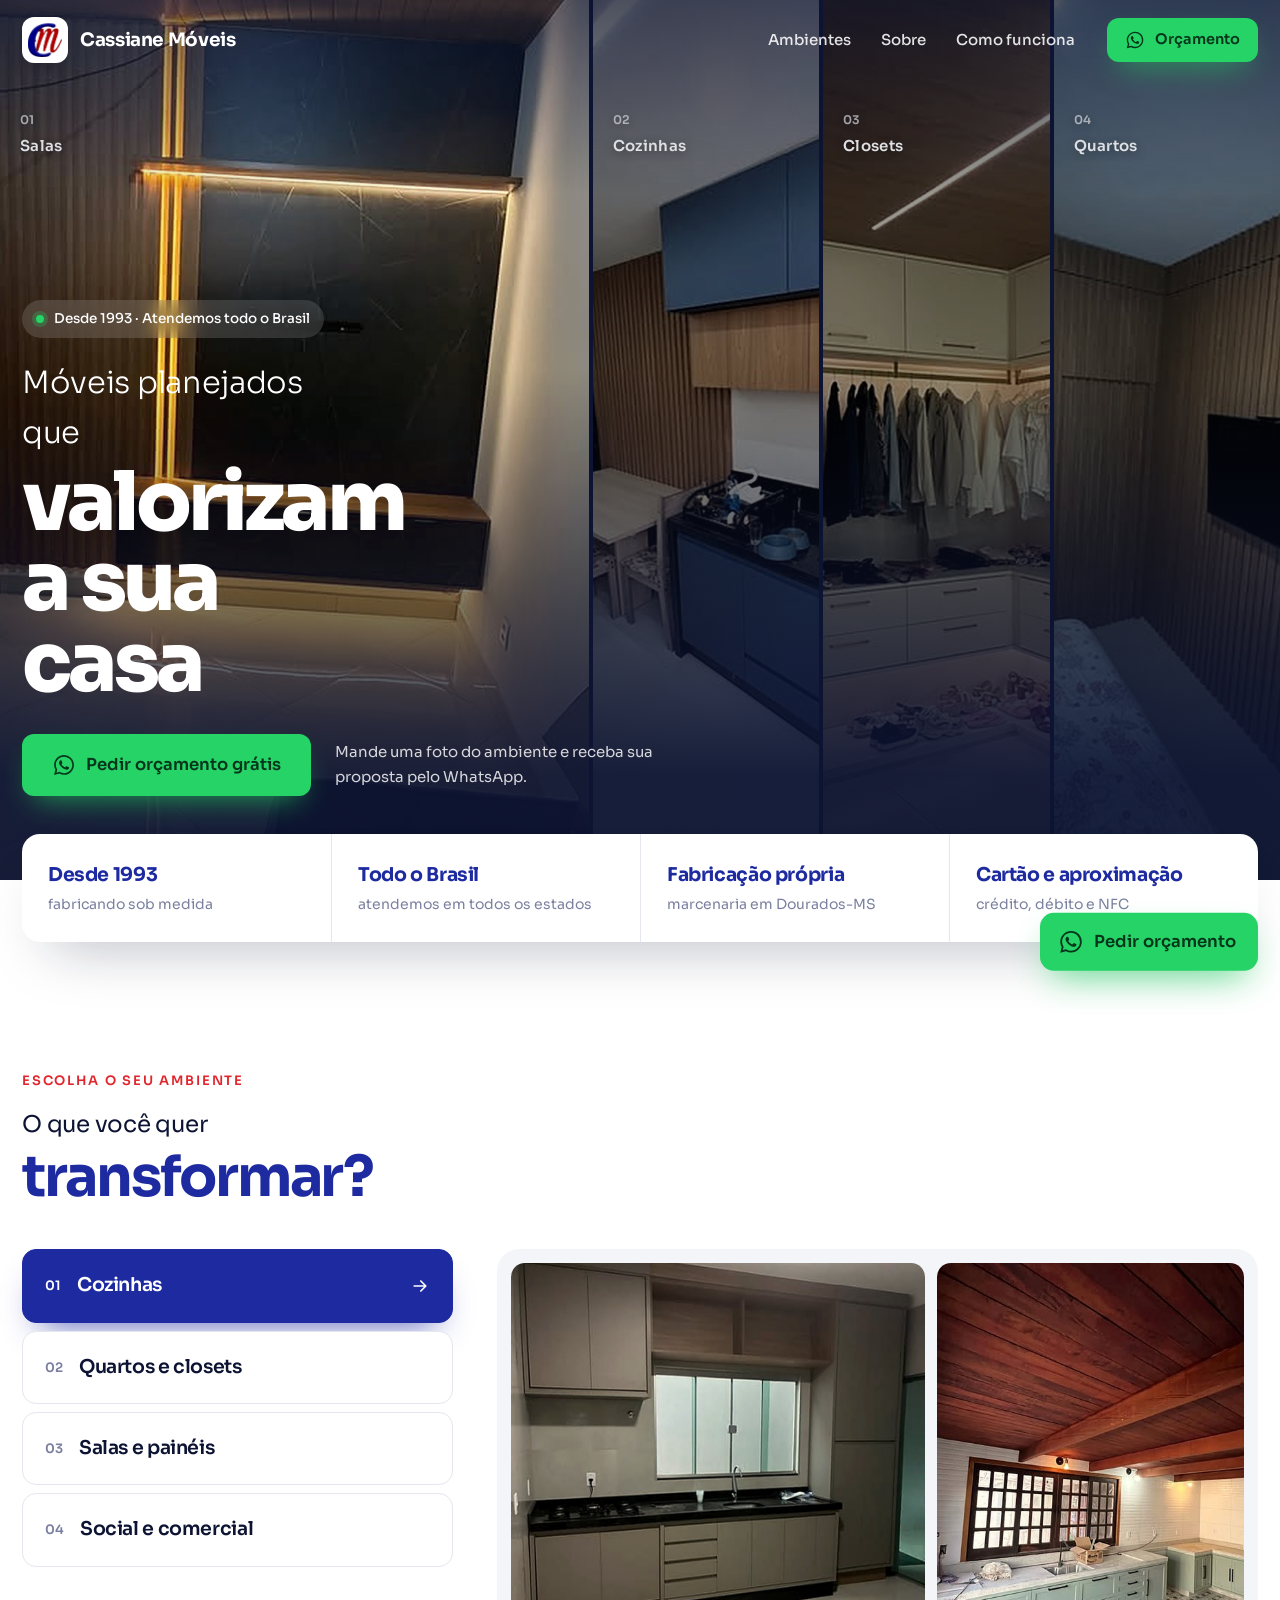
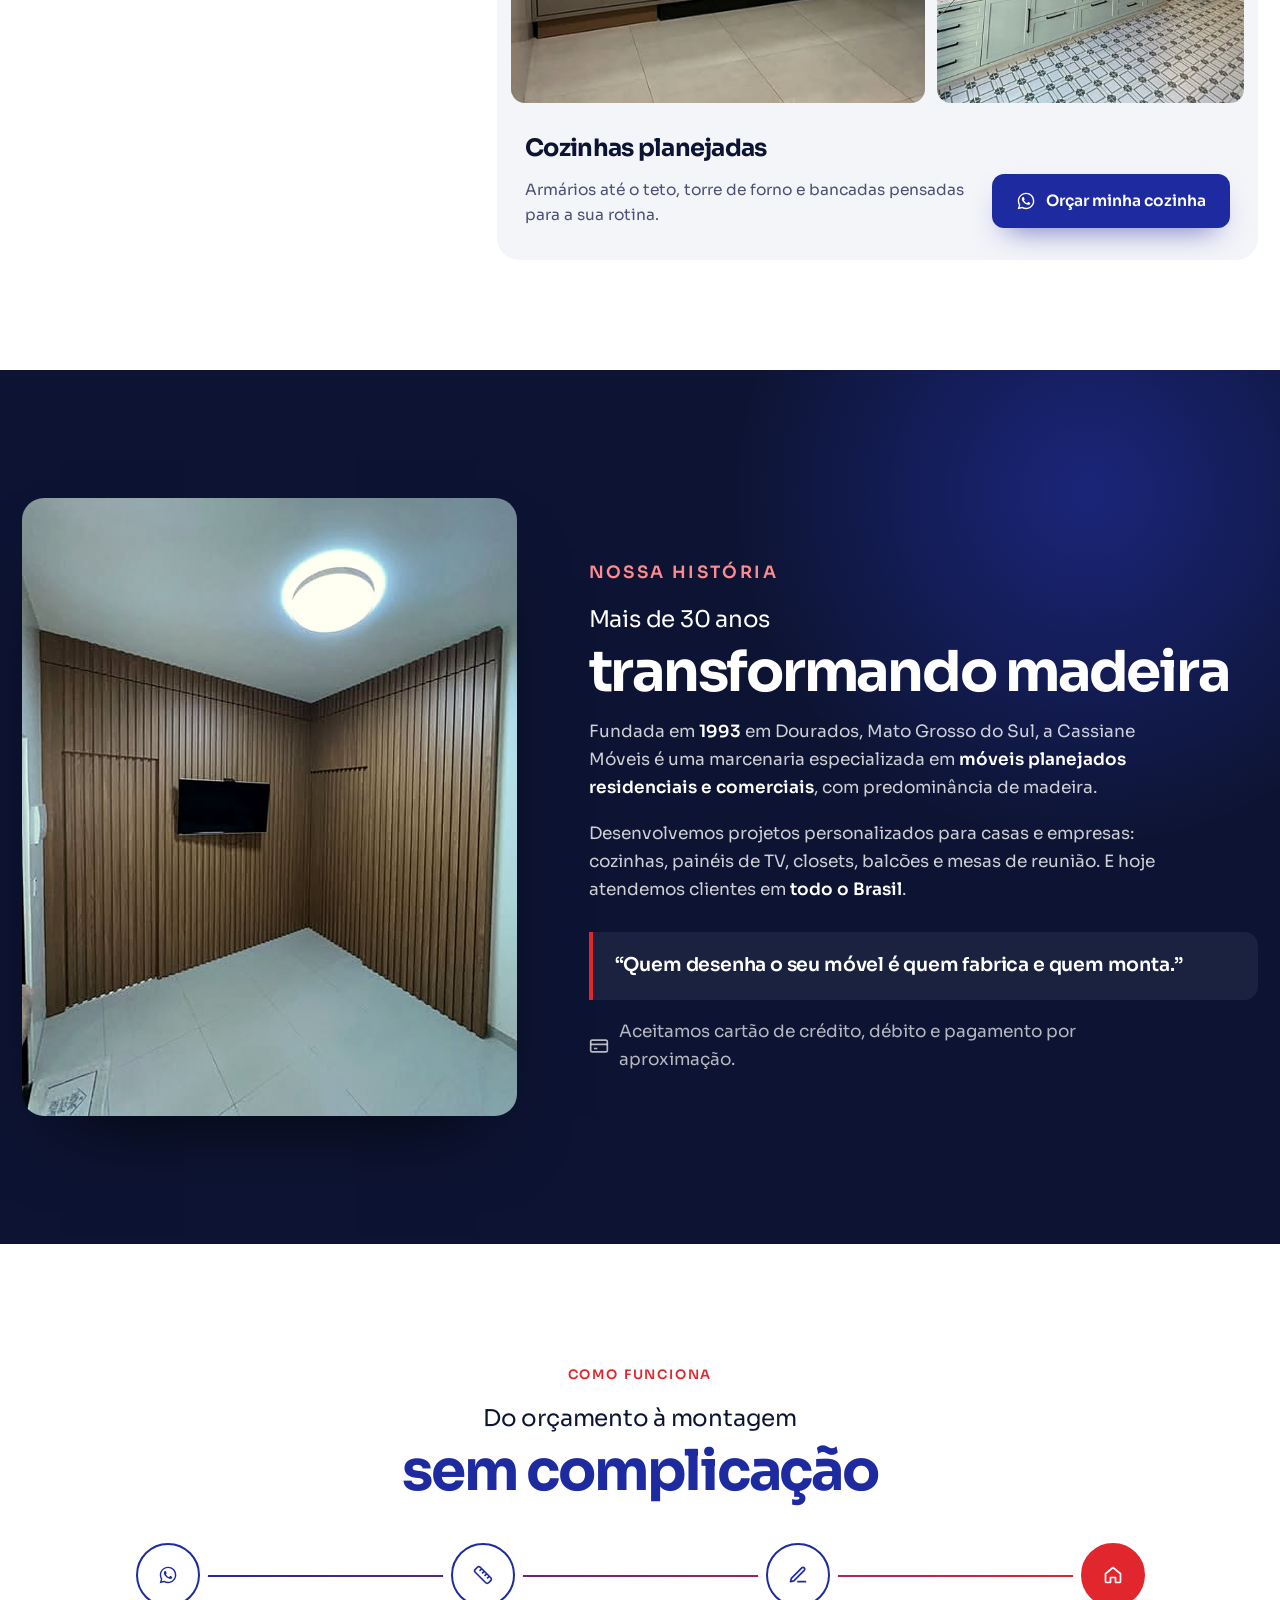
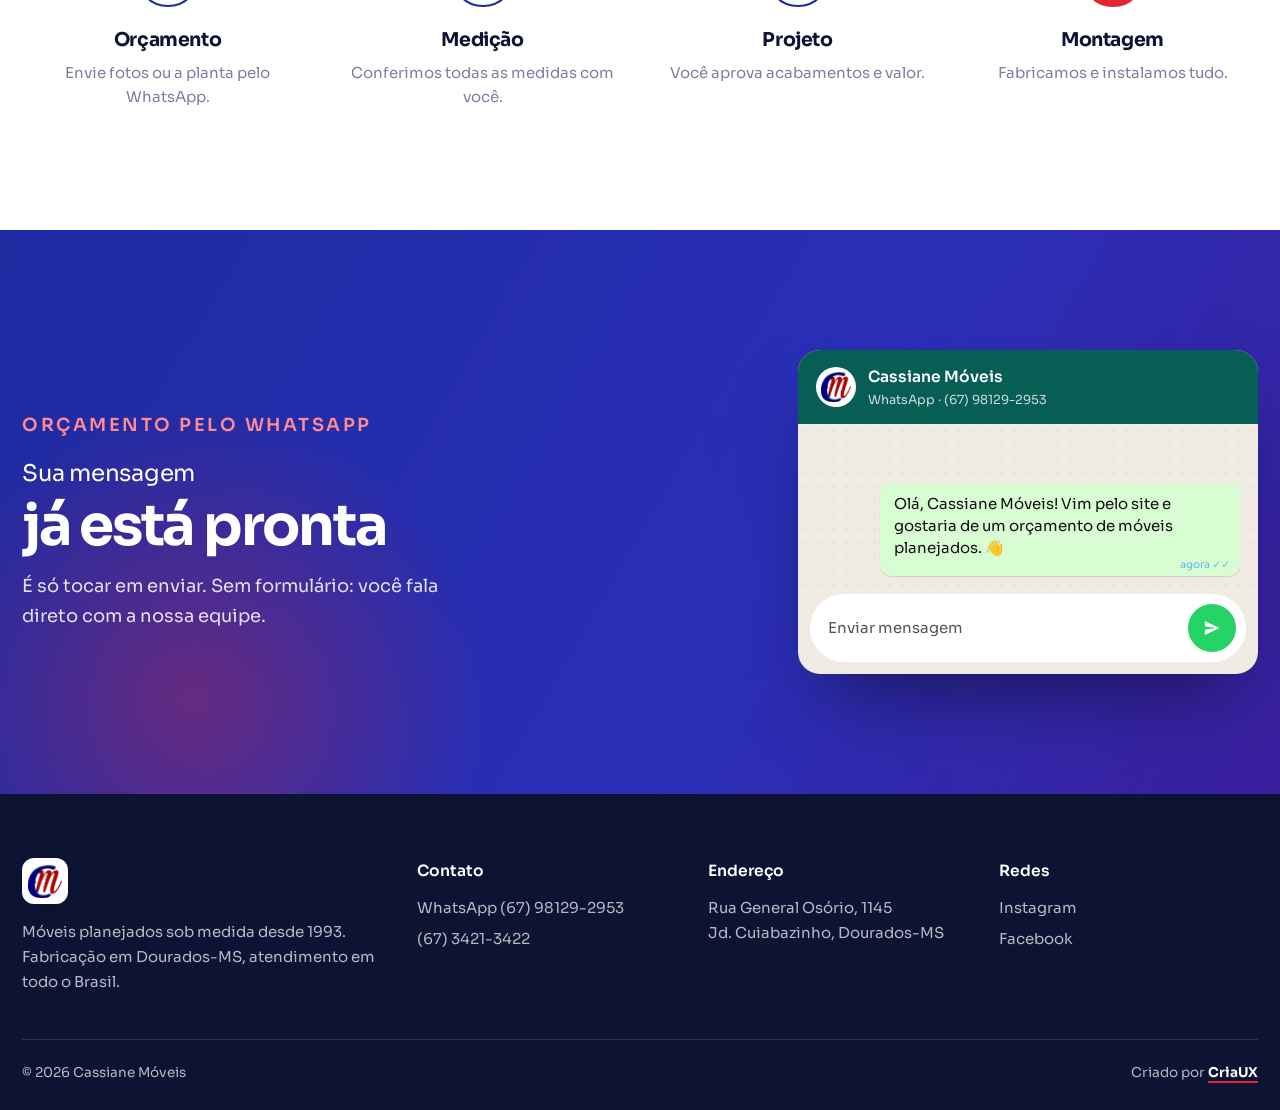
<file: opcao-2/index.html>
<!doctype html>
<html lang="pt-BR">
<head>
<meta charset="utf-8">
<meta name="viewport" content="width=device-width, initial-scale=1">
<title>Cassiane Móveis · Móveis Planejados em Dourados-MS</title>
<meta name="description" content="Móveis planejados desde 1993. Cozinhas, quartos, closets, salas e espaços comerciais sob medida, com fabricação própria em Dourados-MS e atendimento em todo o Brasil.">
<meta name="theme-color" content="#0d1433">
<meta property="og:title" content="Cassiane Móveis · Móveis planejados em Dourados-MS">
<meta property="og:description" content="Sob medida, com fabricação própria. Peça seu orçamento pelo WhatsApp.">
<meta property="og:image" content="../img/painel-led.jpg">
<link rel="icon" href="../img/logo-cm.png" type="image/png">
<link rel="preconnect" href="https://fonts.googleapis.com">
<link rel="preconnect" href="https://fonts.gstatic.com" crossorigin>
<link href="https://fonts.googleapis.com/css2?family=Sora:wght@300;400;500;600;700;800&display=swap" rel="stylesheet">
<link rel="stylesheet" href="style.css">
<script type="application/ld+json">
{"@context":"https://schema.org","@type":"FurnitureStore","name":"Cassiane Móveis","telephone":"+55-67-98129-2953","foundingDate":"1993","areaServed":"BR","paymentAccepted":"Cartão de crédito, cartão de débito, pagamento por aproximação","address":{"@type":"PostalAddress","streetAddress":"Rua General Osório, 1145 - Jardim Cuiabazinho","addressLocality":"Dourados","addressRegion":"MS","addressCountry":"BR"},"sameAs":["https://www.instagram.com/cm_cassiane_moveis/","https://www.facebook.com/cassianemoveis"]}
</script>
</head>
<body>
<a class="skip" href="#conteudo">Pular para o conteúdo</a>

<header class="top" id="topo">
  <div class="wrap top__in">
    <a href="#topo" class="brand" aria-label="Cassiane Móveis, início">
      <span class="brand__chip"><img src="../img/logo-cm.png" alt="" width="558" height="552"></span>
      <span class="brand__name">Cassiane Móveis</span>
    </a>
    <nav class="top__nav" aria-label="Navegação principal">
      <a href="#ambientes">Ambientes</a>
      <a href="#historia">Sobre</a>
      <a href="#como-funciona">Como funciona</a>
    </nav>
    <a class="btn btn--wa btn--sm" data-wa="header" href="#" target="_blank" rel="noopener"><svg class="i" aria-hidden="true"><use href="#i-wa"/></svg><span>Orçamento</span></a>
  </div>
</header>

<main id="conteudo">

<!-- HERO: painéis expansíveis -->
<section class="hero" aria-label="Destaques">
  <div class="panels" id="panels">
    <figure class="panel is-open" data-name="Salas"><img src="../img/painel-led.jpg" alt="Painel de TV com ripado e LED" width="960" height="1280" fetchpriority="high" style="object-position:50% 25%"><figcaption><span>01</span>Salas</figcaption></figure>
    <figure class="panel" data-name="Cozinhas"><img src="../img/cozinha-azul.jpg" alt="Cozinha planejada azul com madeirado" width="960" height="1280" style="object-position:40% 10%"><figcaption><span>02</span>Cozinhas</figcaption></figure>
    <figure class="panel" data-name="Closets"><img src="../img/closet.jpg" alt="Closet planejado com LED" width="960" height="1280"><figcaption><span>03</span>Closets</figcaption></figure>
    <figure class="panel" data-name="Quartos"><img src="../img/suite-ripada.jpg" alt="Suíte com parede ripada" width="960" height="1280"><figcaption><span>04</span>Quartos</figcaption></figure>
  </div>
  <div class="hero__shade" aria-hidden="true"></div>
  <div class="wrap hero__copy">
    <p class="hero__eyebrow"><span class="pulse"></span>Desde 1993 · Atendemos todo o Brasil</p>
    <h1><span class="h1__lead">Móveis planejados que</span><span class="h1__key">valorizam a sua casa</span></h1>
    <div class="hero__row">
      <a class="btn btn--wa btn--lg" data-wa="hero" href="#" target="_blank" rel="noopener"><svg class="i" aria-hidden="true"><use href="#i-wa"/></svg><span>Pedir orçamento grátis</span></a>
      <p class="hero__note">Mande uma foto do ambiente e receba sua proposta pelo WhatsApp.</p>
    </div>
  </div>
</section>

<!-- CONFIANÇA -->
<section class="trust" aria-label="Diferenciais">
  <div class="wrap trust__in">
    <div><b>Desde 1993</b><span>fabricando sob medida</span></div>
    <div><b>Todo o Brasil</b><span>atendemos em todos os estados</span></div>
    <div><b>Fabricação própria</b><span>marcenaria em Dourados-MS</span></div>
    <div><b>Cartão e aproximação</b><span>crédito, débito e NFC</span></div>
  </div>
</section>

<!-- AMBIENTES (abas) -->
<section class="rooms" id="ambientes">
  <div class="wrap">
    <div class="head">
      <p class="eyebrow">Escolha o seu ambiente</p>
      <h2><span class="h2__lead">O que você quer</span><span class="h2__key">transformar?</span></h2>
    </div>
    <div class="rooms__grid">
      <div class="rooms__tabs" role="tablist" aria-label="Ambientes">
        <button role="tab" aria-selected="true" class="tab is-on" data-i="0"><span class="tab__n">01</span><span class="tab__t">Cozinhas</span><svg class="i" aria-hidden="true"><use href="#i-arrow"/></svg></button>
        <button role="tab" aria-selected="false" class="tab" data-i="1"><span class="tab__n">02</span><span class="tab__t">Quartos e closets</span><svg class="i" aria-hidden="true"><use href="#i-arrow"/></svg></button>
        <button role="tab" aria-selected="false" class="tab" data-i="2"><span class="tab__n">03</span><span class="tab__t">Salas e painéis</span><svg class="i" aria-hidden="true"><use href="#i-arrow"/></svg></button>
        <button role="tab" aria-selected="false" class="tab" data-i="3"><span class="tab__n">04</span><span class="tab__t">Social e comercial</span><svg class="i" aria-hidden="true"><use href="#i-arrow"/></svg></button>
      </div>
      <div class="rooms__view" role="tabpanel" aria-live="polite">
        <div class="rooms__pics" id="roomPics"></div>
        <div class="rooms__info">
          <h3 id="roomTitle">Cozinhas planejadas</h3>
          <p id="roomText"></p>
          <a class="btn btn--blue btn--md" id="roomCta" href="#" target="_blank" rel="noopener"><svg class="i" aria-hidden="true"><use href="#i-wa"/></svg><span id="roomCtaTxt">Orçar minha cozinha</span></a>
        </div>
      </div>
    </div>
  </div>
</section>

<!-- HISTÓRIA -->
<section class="about" id="historia">
  <div class="wrap about__grid">
    <figure class="about__img"><img src="../img/dormitorio-ripado.jpg" alt="Quarto com parede ripada fabricado pela Cassiane Móveis" loading="lazy" width="960" height="1280"></figure>
    <div class="about__copy">
      <p class="eyebrow eyebrow--light">Nossa história</p>
      <h2><span class="h2__lead">Mais de 30 anos</span><span class="h2__key">transformando madeira</span></h2>
      <p>Fundada em <b>1993</b> em Dourados, Mato Grosso do Sul, a Cassiane Móveis é uma marcenaria especializada em <b>móveis planejados residenciais e comerciais</b>, com predominância de madeira.</p>
      <p>Desenvolvemos projetos personalizados para casas e empresas: cozinhas, painéis de TV, closets, balcões e mesas de reunião. E hoje atendemos clientes em <b>todo o Brasil</b>.</p>
      <blockquote>“Quem desenha o seu móvel é quem fabrica e quem monta.”</blockquote>
      <p class="about__pay"><svg class="i" aria-hidden="true"><use href="#i-card"/></svg>Aceitamos cartão de crédito, débito e pagamento por aproximação.</p>
    </div>
  </div>
</section>

<!-- COMO FUNCIONA -->
<section class="flow" id="como-funciona">
  <div class="wrap">
    <div class="head head--center">
      <p class="eyebrow">Como funciona</p>
      <h2><span class="h2__lead">Do orçamento à montagem</span><span class="h2__key">sem complicação</span></h2>
    </div>
    <ol class="flow__list">
      <li><span class="flow__dot"><svg class="i" aria-hidden="true"><use href="#i-wa"/></svg></span><h3>Orçamento</h3><p>Envie fotos ou a planta pelo WhatsApp.</p></li>
      <li><span class="flow__dot"><svg class="i" aria-hidden="true"><use href="#i-ruler"/></svg></span><h3>Medição</h3><p>Conferimos todas as medidas com você.</p></li>
      <li><span class="flow__dot"><svg class="i" aria-hidden="true"><use href="#i-pencil"/></svg></span><h3>Projeto</h3><p>Você aprova acabamentos e valor.</p></li>
      <li><span class="flow__dot flow__dot--last"><svg class="i" aria-hidden="true"><use href="#i-home"/></svg></span><h3>Montagem</h3><p>Fabricamos e instalamos tudo.</p></li>
    </ol>
  </div>
</section>

<!-- CTA com prévia da mensagem -->
<section class="close" id="contato">
  <div class="wrap close__grid">
    <div class="close__copy">
      <p class="eyebrow eyebrow--light">Orçamento pelo WhatsApp</p>
      <h2><span class="h2__lead">Sua mensagem</span><span class="h2__key">já está pronta</span></h2>
      <p>É só tocar em enviar. Sem formulário: você fala direto com a nossa equipe.</p>
    </div>
    <div class="chat">
      <div class="chat__top">
        <span class="chat__ava"><img src="../img/logo-cm.png" alt=""></span>
        <span><b>Cassiane Móveis</b><small>WhatsApp · (67) 98129-2953</small></span>
      </div>
      <div class="chat__body">
        <p class="bubble">Olá, Cassiane Móveis! Vim pelo site e gostaria de um orçamento de móveis planejados. 👋</p>
      </div>
      <a class="chat__send" data-wa="chat" href="#" target="_blank" rel="noopener">
        <span>Enviar mensagem</span><span class="chat__btn"><svg class="i" aria-hidden="true"><use href="#i-send"/></svg></span>
      </a>
    </div>
  </div>
</section>
</main>

<footer class="foot">
  <div class="wrap foot__grid">
    <div class="foot__brand">
      <span class="brand__chip"><img src="../img/logo-cm.png" alt="" width="558" height="552"></span>
      <p>Móveis planejados sob medida desde 1993.<br>Fabricação em Dourados-MS, atendimento em todo o Brasil.</p>
    </div>
    <div><h4>Contato</h4><a data-wa="footer" href="#" target="_blank" rel="noopener">WhatsApp (67) 98129-2953</a><a href="tel:+556734213422">(67) 3421-3422</a></div>
    <div><h4>Endereço</h4><a href="https://www.google.com/maps/search/?api=1&amp;query=Rua+General+Os%C3%B3rio+1145+Dourados+MS" target="_blank" rel="noopener">Rua General Osório, 1145<br>Jd. Cuiabazinho, Dourados-MS</a></div>
    <div><h4>Redes</h4><a href="https://www.instagram.com/cm_cassiane_moveis/" target="_blank" rel="noopener">Instagram</a><a href="https://www.facebook.com/cassianemoveis" target="_blank" rel="noopener">Facebook</a></div>
  </div>
  <div class="wrap foot__bottom">
    <span>© <span id="ano">2026</span> Cassiane Móveis</span>
    <span class="credit">Criado por <a href="https://criaux.com.br/" target="_blank" rel="noopener">CriaUX</a></span>
  </div>
</footer>

<a class="fab" data-wa="flutuante" href="#" target="_blank" rel="noopener" aria-label="Pedir orçamento no WhatsApp"><svg class="i" aria-hidden="true"><use href="#i-wa"/></svg><span>Pedir orçamento</span></a>

<svg width="0" height="0" style="position:absolute" aria-hidden="true">
  <symbol id="i-wa" viewBox="0 0 24 24"><path fill="currentColor" d="M19.05 4.91A9.82 9.82 0 0 0 12.04 2C6.58 2 2.13 6.45 2.13 11.91c0 1.75.46 3.45 1.32 4.95L2.05 22l5.25-1.38a9.9 9.9 0 0 0 4.74 1.21c5.46 0 9.91-4.45 9.91-9.91 0-2.65-1.03-5.14-2.9-7.01Zm-7.01 15.24c-1.48 0-2.93-.4-4.2-1.15l-.3-.18-3.12.82.83-3.04-.2-.31a8.26 8.26 0 0 1-1.26-4.38c0-4.54 3.7-8.24 8.24-8.24 2.2 0 4.27.86 5.82 2.42a8.18 8.18 0 0 1 2.41 5.83c.01 4.54-3.68 8.23-8.22 8.23Zm4.52-6.16c-.25-.12-1.47-.72-1.69-.81-.23-.08-.39-.12-.56.12-.17.25-.64.81-.78.97-.14.17-.29.19-.54.06-.25-.12-1.05-.39-1.99-1.23-.74-.66-1.23-1.47-1.38-1.72-.14-.25-.02-.38.11-.51.11-.11.25-.29.37-.43s.17-.25.25-.41c.08-.17.04-.31-.02-.43s-.56-1.34-.76-1.84c-.2-.48-.41-.42-.56-.43h-.48c-.17 0-.43.06-.66.31-.22.25-.86.85-.86 2.07s.89 2.4 1.01 2.56c.12.17 1.75 2.67 4.23 3.74.59.26 1.05.41 1.41.52.59.19 1.13.16 1.56.1.48-.07 1.47-.6 1.67-1.18.21-.58.21-1.07.14-1.18s-.22-.16-.47-.28Z"/></symbol>
  <symbol id="i-arrow" viewBox="0 0 24 24"><path fill="none" stroke="currentColor" stroke-width="2" stroke-linecap="round" stroke-linejoin="round" d="M5 12h14M13 6l6 6-6 6"/></symbol>
  <symbol id="i-send" viewBox="0 0 24 24"><path fill="currentColor" d="M3.4 20.4 21 12 3.4 3.6 3.4 10l12.6 2-12.6 2z"/></symbol>
  <symbol id="i-ruler" viewBox="0 0 24 24"><path fill="none" stroke="currentColor" stroke-width="2" stroke-linecap="round" stroke-linejoin="round" d="M21.3 15.3a2.4 2.4 0 0 1 0 3.4l-2.6 2.6a2.4 2.4 0 0 1-3.4 0L2.7 8.7a2.41 2.41 0 0 1 0-3.4l2.6-2.6a2.41 2.41 0 0 1 3.4 0ZM14.5 12.5l2-2M11.5 9.5l2-2M8.5 6.5l2-2M17.5 15.5l2-2"/></symbol>
  <symbol id="i-pencil" viewBox="0 0 24 24"><path fill="none" stroke="currentColor" stroke-width="2" stroke-linecap="round" stroke-linejoin="round" d="M12 20h9M16.5 3.5a2.1 2.1 0 0 1 3 3L7 19l-4 1 1-4Z"/></symbol>
  <symbol id="i-card" viewBox="0 0 24 24"><rect x="2" y="5" width="20" height="14" rx="2" fill="none" stroke="currentColor" stroke-width="2"/><path stroke="currentColor" stroke-width="2" d="M2 10h20M6 15h4"/></symbol>
  <symbol id="i-home" viewBox="0 0 24 24"><path fill="none" stroke="currentColor" stroke-width="2" stroke-linecap="round" stroke-linejoin="round" d="M3 10.5 12 3l9 7.5V20a1 1 0 0 1-1 1h-5v-6H9v6H4a1 1 0 0 1-1-1Z"/></symbol>
</svg>

<script src="app.js" defer></script>
</body>
</html>
</file>
<file: opcao-2/style.css>
/* ==========================================================
   Cassiane Móveis — Opção 2 "Showroom"
   ========================================================== */
:root{
  --night:#0d1433;
  --night-2:#141c45;
  --blue:#1d2aa0;
  --blue-2:#2b3bd1;
  --blue-l:#9fb0ff;
  --red:#e2262e;
  --gray:#f4f5f9;
  --line:#e5e7ef;
  --ink:#0d1433;
  --text:#4b5072;
  --muted:#7b80a0;
  --wa:#25d366;
  --wa-d:#1ebe5a;
  --wa-ink:#05361b;
  --f:"Sora",system-ui,-apple-system,"Segoe UI",sans-serif;
  --wrap:1240px;
  --r:18px;
  --ease:cubic-bezier(.22,.7,.2,1);
  --sh:0 30px 60px -30px rgba(13,20,51,.35);
}
*,*::before,*::after{box-sizing:border-box}
html{scroll-behavior:smooth;-webkit-text-size-adjust:100%;scroll-padding-top:80px}
html,body{overflow-x:clip}
body{margin:0;background:#fff;color:var(--text);font:400 16.5px/1.65 var(--f);-webkit-font-smoothing:antialiased}
img{display:block;max-width:100%;height:auto}
a{color:inherit;text-decoration:none}
h1,h2,h3,h4,p,figure,blockquote{margin:0}
button{font:inherit;color:inherit}
b{font-weight:600;color:var(--ink)}
.wrap{width:min(100% - 44px,var(--wrap));margin-inline:auto}
.i{width:20px;height:20px;flex:none}
.skip{position:absolute;left:-9999px;top:8px;z-index:200;background:var(--ink);color:#fff;padding:10px 16px;border-radius:10px}
.skip:focus{left:8px}
:focus-visible{outline:3px solid var(--red);outline-offset:3px;border-radius:8px}

/* Títulos em dois níveis */
.eyebrow{font-size:13px;font-weight:600;letter-spacing:.14em;text-transform:uppercase;color:var(--red);margin-bottom:14px}
.eyebrow--light{color:#ff8b90}
h2{display:flex;flex-direction:column;gap:4px;color:var(--ink)}
.h2__lead{font-weight:400;font-size:clamp(18px,1.8vw,24px);letter-spacing:-.01em}
.h2__key{font-weight:700;font-size:clamp(34px,4.4vw,58px);line-height:1.02;letter-spacing:-.04em;color:var(--blue)}
.head{margin-bottom:44px}
.head--center{text-align:center}
.head--center h2{align-items:center}

/* Botões */
.btn{display:inline-flex;align-items:center;justify-content:center;gap:10px;border-radius:12px;font-weight:600;white-space:nowrap;cursor:pointer;transition:transform .25s var(--ease),box-shadow .25s var(--ease),background .2s}
.btn:hover{transform:translateY(-2px)}
.btn--wa{background:var(--wa);color:var(--wa-ink);box-shadow:0 14px 30px -12px rgba(37,211,102,.7)}
.btn--wa:hover{background:var(--wa-d)}
.btn--blue{background:var(--blue);color:#fff;box-shadow:0 14px 30px -14px rgba(29,42,160,.7)}
.btn--blue:hover{background:var(--blue-2)}
.btn--sm{height:44px;padding:0 18px;font-size:14.5px}
.btn--md{height:54px;padding:0 24px;font-size:15.5px}
.btn--lg{height:62px;padding:0 30px;font-size:16.5px}.btn--lg .i{width:24px;height:24px}

/* Header sobre o hero */
.top{position:fixed;inset:0 0 auto;z-index:60;color:#fff;transition:background .35s,color .35s,box-shadow .35s}
.top__in{display:flex;align-items:center;gap:32px;height:80px}
.top.is-solid{background:rgba(255,255,255,.94);backdrop-filter:blur(14px);-webkit-backdrop-filter:blur(14px);color:var(--ink);box-shadow:0 1px 0 var(--line)}
.brand{display:flex;align-items:center;gap:12px}
.brand__chip{width:46px;height:46px;border-radius:12px;background:#fff;display:grid;place-items:center;padding:6px;box-shadow:0 6px 18px -8px rgba(0,0,0,.4)}
.brand__chip img{width:100%;height:auto}
.brand__name{font-weight:700;font-size:18.5px;letter-spacing:-.02em;white-space:nowrap}
.top__nav{display:flex;gap:30px;margin-left:auto}
.top__nav a{font-size:15px;font-weight:500;opacity:.88;transition:opacity .2s}
.top__nav a:hover{opacity:1}
@media (max-width:900px){.top__nav{display:none}.top .btn{margin-left:auto}}
@media (max-width:420px){.brand__name{font-size:16.5px}.top .btn span{display:none}.top .btn{width:44px;padding:0}}

/* Hero: painéis */
.hero{position:relative;height:min(100svh,880px);min-height:620px;background:var(--night);overflow:hidden;color:#fff}
.panels{position:absolute;inset:0;display:flex;gap:4px}
.panel{position:relative;flex:1;overflow:hidden;cursor:pointer;transition:flex .8s var(--ease)}
.panel.is-open{flex:2.6}
.panel img{width:100%;height:100%;object-fit:cover;transform:scale(1.06);transition:transform 1.2s var(--ease),filter .6s}
.panel:not(.is-open) img{filter:brightness(.6) saturate(.85)}
.panel.is-open img{transform:scale(1)}
.panel figcaption{position:absolute;left:20px;top:110px;display:flex;flex-direction:column;gap:4px;font-weight:600;font-size:15px;letter-spacing:.02em;text-shadow:0 2px 10px rgba(0,0,0,.4)}
.panel figcaption span{font-size:12px;opacity:.75}
.hero__shade{position:absolute;inset:0;background:linear-gradient(180deg,rgba(13,20,51,.55) 0%,rgba(13,20,51,0) 22%,rgba(13,20,51,0) 42%,rgba(13,20,51,.9) 88%);pointer-events:none}
.hero__copy{position:absolute;left:0;right:0;bottom:84px;pointer-events:none}
.hero__copy>*{pointer-events:auto}
.hero__eyebrow{display:inline-flex;align-items:center;gap:10px;padding:8px 14px;border-radius:999px;background:rgba(255,255,255,.14);backdrop-filter:blur(10px);-webkit-backdrop-filter:blur(10px);font-size:13.5px;font-weight:500;margin-bottom:20px}
.pulse{width:8px;height:8px;border-radius:50%;background:var(--wa);box-shadow:0 0 0 4px rgba(37,211,102,.25);animation:pulse 2s infinite}
@keyframes pulse{50%{box-shadow:0 0 0 9px rgba(37,211,102,0)}}
h1{display:flex;flex-direction:column;gap:4px;max-width:15ch;color:#fff}
.h1__lead{font-weight:300;font-size:clamp(22px,2.4vw,32px);letter-spacing:-.01em}
.h1__key{font-weight:800;font-size:clamp(44px,6.4vw,92px);line-height:.98;letter-spacing:-.045em}
.hero__row{display:flex;align-items:center;gap:24px;flex-wrap:wrap;margin-top:30px}
.hero__note{max-width:22em;font-size:15px;color:rgba(255,255,255,.82)}
@media (max-width:700px){
  .hero{height:auto;min-height:0;padding-top:0}
  .panels{position:relative;height:62svh;min-height:420px}
  .panel figcaption{top:auto;bottom:16px;left:12px;font-size:13px}
  .panel:not(.is-open) figcaption{writing-mode:vertical-rl;transform:rotate(180deg);bottom:16px;left:50%;margin-left:-10px}
  .panel:not(.is-open) figcaption span{display:none}
  .hero__shade{background:linear-gradient(180deg,rgba(13,20,51,.6) 0%,transparent 25%)}
  .hero__copy{position:relative;bottom:auto;padding:30px 0 44px;background:var(--night)}
  .hero__row .btn{width:100%}
}

/* Confiança */
.trust{position:relative;z-index:5;margin-top:-46px}
.trust__in{display:grid;grid-template-columns:repeat(4,1fr);background:#fff;border-radius:var(--r);box-shadow:var(--sh)}
.trust__in>div{padding:26px 26px;display:flex;flex-direction:column;gap:2px}
.trust__in>div+div{border-left:1px solid var(--line)}
.trust b{font-size:19px;font-weight:700;letter-spacing:-.02em;color:var(--blue)}
.trust span{font-size:14px;color:var(--muted)}
@media (max-width:900px){.trust__in{grid-template-columns:1fr 1fr}.trust__in>div:nth-child(3){border-left:0}.trust__in>div:nth-child(n+3){border-top:1px solid var(--line)}}
@media (max-width:700px){.trust{margin-top:0;padding-top:16px}.trust__in>div{padding:18px 16px}.trust b{font-size:16px}.trust span{font-size:12.5px}}

/* Ambientes (abas) */
.rooms{padding:clamp(90px,10vw,130px) 0 clamp(80px,9vw,110px)}
.rooms__grid{display:grid;grid-template-columns:.85fr 1.5fr;gap:44px;align-items:start}
.rooms__tabs{display:flex;flex-direction:column;gap:8px}
.tab{display:flex;align-items:center;gap:16px;width:100%;padding:20px 22px;border-radius:14px;border:1px solid var(--line);background:#fff;text-align:left;cursor:pointer;transition:all .3s var(--ease)}
.tab__n{font-size:13px;font-weight:600;color:var(--muted)}
.tab__t{flex:1;font-size:19px;font-weight:600;letter-spacing:-.02em;color:var(--ink)}
.tab .i{opacity:0;transform:translateX(-6px);transition:all .3s var(--ease);color:#fff}
.tab:hover{border-color:var(--blue)}
.tab.is-on{background:var(--blue);border-color:var(--blue);box-shadow:0 18px 34px -18px rgba(29,42,160,.8)}
.tab.is-on .tab__t,.tab.is-on .tab__n{color:#fff}
.tab.is-on .i{opacity:1;transform:none}
.rooms__view{background:var(--gray);border-radius:22px;padding:14px;display:flex;flex-direction:column;gap:22px}
.rooms__pics{display:grid;grid-template-columns:1.35fr 1fr;gap:12px;height:440px}
.rooms__pics figure{position:relative;border-radius:14px;overflow:hidden;animation:fadeIn .6s var(--ease)}
.rooms__pics img{width:100%;height:100%;object-fit:cover}
@keyframes fadeIn{from{opacity:0;transform:scale(.98)}to{opacity:1;transform:none}}
.rooms__info{padding:4px 14px 18px;display:grid;grid-template-columns:1fr auto;gap:8px 24px;align-items:end}
.rooms__info h3{grid-column:1;font-size:24px;font-weight:700;letter-spacing:-.03em;color:var(--ink)}
.rooms__info p{grid-column:1;font-size:15.5px}
.rooms__info .btn{grid-column:2;grid-row:1 / span 2}
@media (max-width:960px){.rooms__grid{grid-template-columns:1fr;gap:24px}.rooms__tabs{flex-direction:row;overflow-x:auto;scrollbar-width:none;gap:8px;margin:0 -22px;padding:0 22px}.rooms__tabs::-webkit-scrollbar{display:none}.tab{width:auto;flex:none;padding:12px 16px}.tab__t{font-size:15.5px;white-space:nowrap}.tab .i{display:none}}
@media (max-width:620px){.rooms__pics{height:300px;grid-template-columns:1fr}.rooms__pics figure+figure{display:none}.rooms__info{grid-template-columns:1fr}.rooms__info .btn{grid-column:1;grid-row:auto;width:100%;margin-top:10px}}

/* Sobre */
.about{background:var(--night);color:rgba(255,255,255,.8);padding:clamp(80px,10vw,130px) 0;position:relative;overflow:hidden;isolation:isolate}
.about::before{content:"";position:absolute;right:-15%;top:-30%;width:60%;aspect-ratio:1;border-radius:50%;background:radial-gradient(circle,rgba(43,59,209,.45),transparent 65%);z-index:-1}
.about__grid{display:grid;grid-template-columns:.85fr 1.15fr;gap:72px;align-items:center}
.about__img{border-radius:22px;overflow:hidden;aspect-ratio:4/5;box-shadow:0 40px 80px -40px rgba(0,0,0,.8)}
.about__img img{width:100%;height:100%;object-fit:cover}
.about h2,.about .h2__key{color:#fff}
.about .h2__key{color:#fff}
.about b{color:#fff}
.about__copy p{margin-top:18px;font-size:17px;max-width:34em}
.about__copy h2{margin-bottom:6px}
.about blockquote{margin-top:28px;padding:18px 22px;border-left:4px solid var(--red);background:rgba(255,255,255,.06);border-radius:0 14px 14px 0;font-size:19px;font-weight:600;color:#fff;letter-spacing:-.01em}
.about__pay{display:flex;align-items:center;gap:10px;margin-top:22px;font-size:14.5px;color:rgba(255,255,255,.7)}
@media (max-width:900px){.about__grid{grid-template-columns:1fr;gap:44px}.about__img{aspect-ratio:16/11;max-width:600px}}

/* Fluxo */
.flow{padding:clamp(80px,10vw,120px) 0}
.flow__list{list-style:none;padding:0;margin:0;display:grid;grid-template-columns:repeat(4,1fr);gap:24px;position:relative}
.flow__list::before{content:"";position:absolute;left:12.5%;right:12.5%;top:32px;height:2px;background:linear-gradient(90deg,var(--blue),var(--red))}
.flow__list li{text-align:center;position:relative}
.flow__dot{width:64px;height:64px;margin:0 auto 18px;border-radius:50%;display:grid;place-items:center;background:#fff;color:var(--blue);border:2px solid var(--blue);box-shadow:0 0 0 8px #fff}
.flow__dot--last{background:var(--red);border-color:var(--red);color:#fff}
.flow__list h3{font-size:19px;font-weight:700;letter-spacing:-.02em;color:var(--ink);margin-bottom:4px}
.flow__list p{font-size:15px;color:var(--muted);max-width:18em;margin-inline:auto}
@media (max-width:760px){.flow__list{grid-template-columns:1fr;gap:26px}.flow__list::before{left:31px;right:auto;top:0;bottom:0;width:2px;height:auto;background:linear-gradient(180deg,var(--blue),var(--red))}.flow__list li{text-align:left;display:grid;grid-template-columns:64px 1fr;gap:0 18px}.flow__dot{margin:0;grid-row:span 2}.flow__list p{margin:0}}

/* Fechamento com chat */
.close{background:linear-gradient(120deg,var(--blue) 0%,#2a2fb8 60%,#3a1f9e 100%);color:rgba(255,255,255,.85);padding:clamp(80px,10vw,120px) 0;position:relative;overflow:hidden;isolation:isolate}
.close::after{content:"";position:absolute;left:-10%;bottom:-40%;width:50%;aspect-ratio:1;border-radius:50%;background:radial-gradient(circle,rgba(226,38,46,.35),transparent 65%);z-index:-1}
.close__grid{display:grid;grid-template-columns:1fr 1fr;gap:64px;align-items:center}
.close h2,.close .h2__key{color:#fff}
.close__copy p{margin-top:18px;font-size:18px;max-width:26em}
.chat{background:#efeae2;border-radius:22px;overflow:hidden;box-shadow:0 40px 80px -30px rgba(0,0,0,.55);max-width:460px;width:100%;justify-self:end;transform:rotate(1.5deg)}
.chat__top{display:flex;align-items:center;gap:12px;padding:14px 18px;background:#075e54;color:#fff}
.chat__ava{width:40px;height:40px;border-radius:50%;background:#fff;display:grid;place-items:center;padding:5px}
.chat__ava img{width:100%}
.chat__top b{display:block;color:#fff;font-size:15.5px}
.chat__top small{display:block;font-size:12.5px;opacity:.8}
.chat__body{padding:28px 18px 18px;min-height:170px;display:flex;justify-content:flex-end;align-items:flex-end;background-image:radial-gradient(rgba(0,0,0,.05) 1px,transparent 1px);background-size:14px 14px}
.bubble{position:relative;max-width:85%;background:#d9fdd3;color:#111;font-size:15px;line-height:1.45;padding:10px 14px 18px;border-radius:12px 0 12px 12px;box-shadow:0 1px 1px rgba(0,0,0,.12)}
.bubble::after{content:"agora ✓✓";position:absolute;right:10px;bottom:4px;font-size:10.5px;color:#53bdeb}
.chat__send{display:flex;align-items:center;gap:10px;padding:10px 10px 10px 18px;margin:0 12px 12px;background:#fff;border-radius:999px;color:#555;font-size:15px;transition:transform .2s var(--ease)}
.chat__send span:first-child{flex:1}
.chat__btn{width:48px;height:48px;border-radius:50%;background:var(--wa);color:#fff;display:grid;place-items:center;animation:pop 2.4s ease-in-out infinite}
@keyframes pop{0%,70%,100%{transform:scale(1)}80%{transform:scale(1.12)}}
.chat__send:hover{transform:scale(1.02)}
@media (max-width:860px){.close__grid{grid-template-columns:1fr;gap:40px}.chat{justify-self:center;transform:none}}

/* Rodapé */
.foot{background:var(--night);color:rgba(255,255,255,.7);font-size:15px;padding:64px 0 0}
.foot__grid{display:grid;grid-template-columns:1.4fr 1fr 1fr 1fr;gap:32px;padding-bottom:44px}
.foot__brand{display:flex;flex-direction:column;gap:16px}
.foot__grid>div:not(.foot__brand){display:flex;flex-direction:column;gap:6px}
.foot h4{color:#fff;font-size:15.5px;font-weight:600;margin-bottom:6px}
.foot a:hover{color:#fff}
.foot__bottom{display:flex;justify-content:space-between;gap:12px;flex-wrap:wrap;border-top:1px solid rgba(255,255,255,.12);padding:22px 0 26px;font-size:13.5px}
.credit a{color:#fff;font-weight:700;border-bottom:2px solid var(--red)}
@media (max-width:860px){.foot__grid{grid-template-columns:1fr 1fr}.foot__brand{grid-column:1/-1}.foot{padding-bottom:84px}}
@media (max-width:480px){.foot__grid{grid-template-columns:1fr}}

/* Botão flutuante */
.fab{position:fixed;right:22px;bottom:22px;z-index:70;display:flex;align-items:center;gap:10px;height:58px;padding:0 22px 0 18px;border-radius:14px;background:var(--wa);color:var(--wa-ink);font-weight:600;box-shadow:0 16px 36px -12px rgba(37,211,102,.75);transform:translateY(160%);transition:transform .45s var(--ease)}
.fab .i{width:26px;height:26px}
.fab.on{transform:none}
.fab.on.off{transform:translateY(160%)}
@media (max-width:860px){.fab{left:14px;right:14px;justify-content:center}}

.rv{opacity:0;transform:translateY(26px);transition:opacity .8s var(--ease),transform .8s var(--ease)}
.rv.in{opacity:1;transform:none}
@media (prefers-reduced-motion:reduce){*,*::before,*::after{animation:none!important;transition:none!important;scroll-behavior:auto!important}.rv{opacity:1;transform:none}}
</file>
